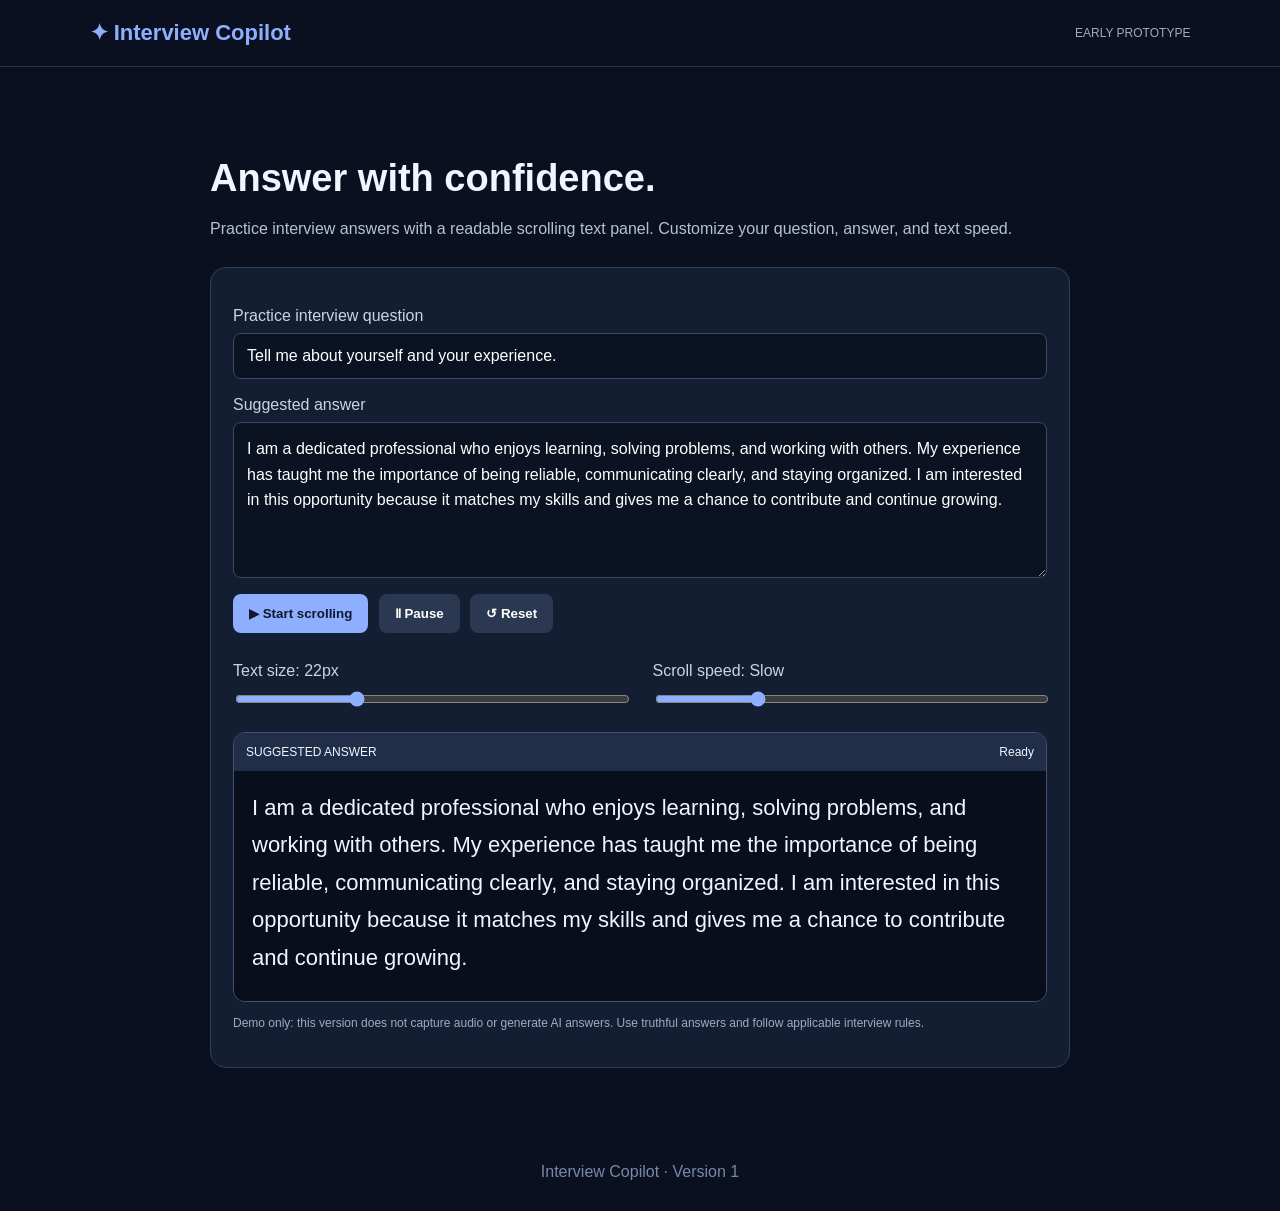
<file: index.html>
<!DOCTYPE html>
<html lang="en">
<head>
<meta charset="UTF-8">
<meta name="viewport" content="width=device-width, initial-scale=1.0">
<title>Interview Copilot</title>
<style>
*{box-sizing:border-box}
body{
  margin:0;background:#0b1020;color:#f1f5ff;
  font-family:Arial,sans-serif
}
header{
  padding:20px 7%;border-bottom:1px solid #29344a;
  display:flex;justify-content:space-between;align-items:center
}
.logo{font-size:22px;font-weight:bold;color:#8eafff}
.tag{font-size:12px;color:#9eabc4}
main{max-width:900px;margin:45px auto;padding:20px}
h1{font-size:38px;margin-bottom:10px}
p{color:#b5c1d7;line-height:1.6}
.panel{
  margin-top:25px;background:#141e32;
  border:1px solid #303e59;border-radius:16px;padding:22px
}
label{display:block;margin:17px 0 8px;color:#c9d4e8}
input,textarea{
  width:100%;padding:13px;border-radius:8px;
  border:1px solid #394965;background:#0b1222;
  color:white;font:inherit
}
textarea{resize:vertical;line-height:1.6}
button{
  border:0;border-radius:8px;padding:12px 16px;
  margin:12px 6px 12px 0;cursor:pointer;font-weight:bold
}
.primary{background:#8eafff;color:#10182c}
.secondary{background:#2b3852;color:white}
.answer{
  margin-top:20px;border:1px solid #405273;
  border-radius:12px;overflow:hidden
}
.answerhead{
  padding:12px;background:#202e48;
  display:flex;justify-content:space-between;font-size:12px
}
.viewport{
  height:230px;overflow:hidden;padding:18px;
  background:#080e1b
}
#answer{
  white-space:pre-wrap;line-height:1.7;
  font-size:22px;will-change:transform
}
.settings{display:flex;gap:25px;flex-wrap:wrap}
.settings div{flex:1;min-width:180px}
input[type=range]{padding:0;accent-color:#8eafff}
.note{font-size:12px;color:#9eabc4}
footer{text-align:center;padding:30px;color:#7888a5}
@media(max-width:600px){
  h1{font-size:30px}
  main{margin:15px auto;padding:15px}
  header{padding:18px}
}
</style>
</head>
<body>

<header>
  <div class="logo">✦ Interview Copilot</div>
  <div class="tag">EARLY PROTOTYPE</div>
</header>

<main>
  <h1>Answer with confidence.</h1>
  <p>Practice interview answers with a readable scrolling
  text panel. Customize your question, answer, and text speed.</p>

  <div class="panel">
    <label for="question">Practice interview question</label>
    <input id="question"
      value="Tell me about yourself and your experience.">

    <label for="answerInput">Suggested answer</label>
    <textarea id="answerInput" rows="5">I am a dedicated professional who enjoys learning, solving problems, and working with others. My experience has taught me the importance of being reliable, communicating clearly, and staying organized. I am interested in this opportunity because it matches my skills and gives me a chance to contribute and continue growing.</textarea>

    <button class="primary" id="start">▶ Start scrolling</button>
    <button class="secondary" id="pause">Ⅱ Pause</button>
    <button class="secondary" id="reset">↺ Reset</button>

    <div class="settings">
      <div>
        <label for="font">Text size: <span id="fontLabel">22px</span></label>
        <input id="font" type="range" min="16" max="36" value="22">
      </div>
      <div>
        <label for="speed">Scroll speed: <span id="speedLabel">Slow</span></label>
        <input id="speed" type="range" min="1" max="5" value="2">
      </div>
    </div>

    <div class="answer">
      <div class="answerhead">
        <span>SUGGESTED ANSWER</span>
        <span id="status">Ready</span>
      </div>
      <div class="viewport" id="viewport">
        <div id="answer"></div>
      </div>
    </div>

    <p class="note">
      Demo only: this version does not capture audio or generate AI answers.
      Use truthful answers and follow applicable interview rules.
    </p>
  </div>
</main>

<footer>Interview Copilot · Version 1</footer>

<script>
const input = document.getElementById("answerInput");
const output = document.getElementById("answer");
const font = document.getElementById("font");
const speed = document.getElementById("speed");
const status = document.getElementById("status");
const viewport = document.getElementById("viewport");

let position = 0;
let running = false;
let frame = null;
let lastTime = 0;

function updateAnswer() {
  stop();
  position = 0;
  output.textContent = input.value;
  output.style.transform = "translateY(0)";
  status.textContent = "Ready";
}

function stop() {
  running = false;
  if (frame !== null) cancelAnimationFrame(frame);
  frame = null;
  lastTime = 0;
}

function scrollFrame(time) {
  if (!running) return;

  if (!lastTime) lastTime = time;
  const delta = Math.min(time - lastTime, 50);
  lastTime = time;

  const max = Math.max(
    0, output.scrollHeight - viewport.clientHeight + 25
  );

  position += delta * Number(speed.value) * 0.012;
  if (position >= max) {
    position = max;
    output.style.transform = `translateY(-${position}px)`;
    stop();
    status.textContent = "Finished";
    return;
  }

  output.style.transform = `translateY(-${position}px)`;
  frame = requestAnimationFrame(scrollFrame);
}

document.getElementById("start").onclick = () => {
  if (running) return;

  const max = Math.max(
    0, output.scrollHeight - viewport.clientHeight + 25
  );

  if (position >= max) {
    position = 0;
    output.style.transform = "translateY(0)";
  }

  running = true;
  status.textContent = "Scrolling";
  frame = requestAnimationFrame(scrollFrame);
};

document.getElementById("pause").onclick = () => {
  stop();
  status.textContent = "Paused";
};

document.getElementById("reset").onclick = () => {
  stop();
  position = 0;
  output.style.transform = "translateY(0)";
  status.textContent = "Reset";
};

input.addEventListener("input", updateAnswer);

font.addEventListener("input", () => {
  output.style.fontSize = font.value + "px";
  document.getElementById("fontLabel").textContent =
    font.value + "px";
});

speed.addEventListener("input", () => {
  const labels = ["Very slow", "Slow", "Medium", "Fast", "Very fast"];
  document.getElementById("speedLabel").textContent =
    labels[Number(speed.value) - 1];
});

updateAnswer();
</script>
</body>
</html>
</file>
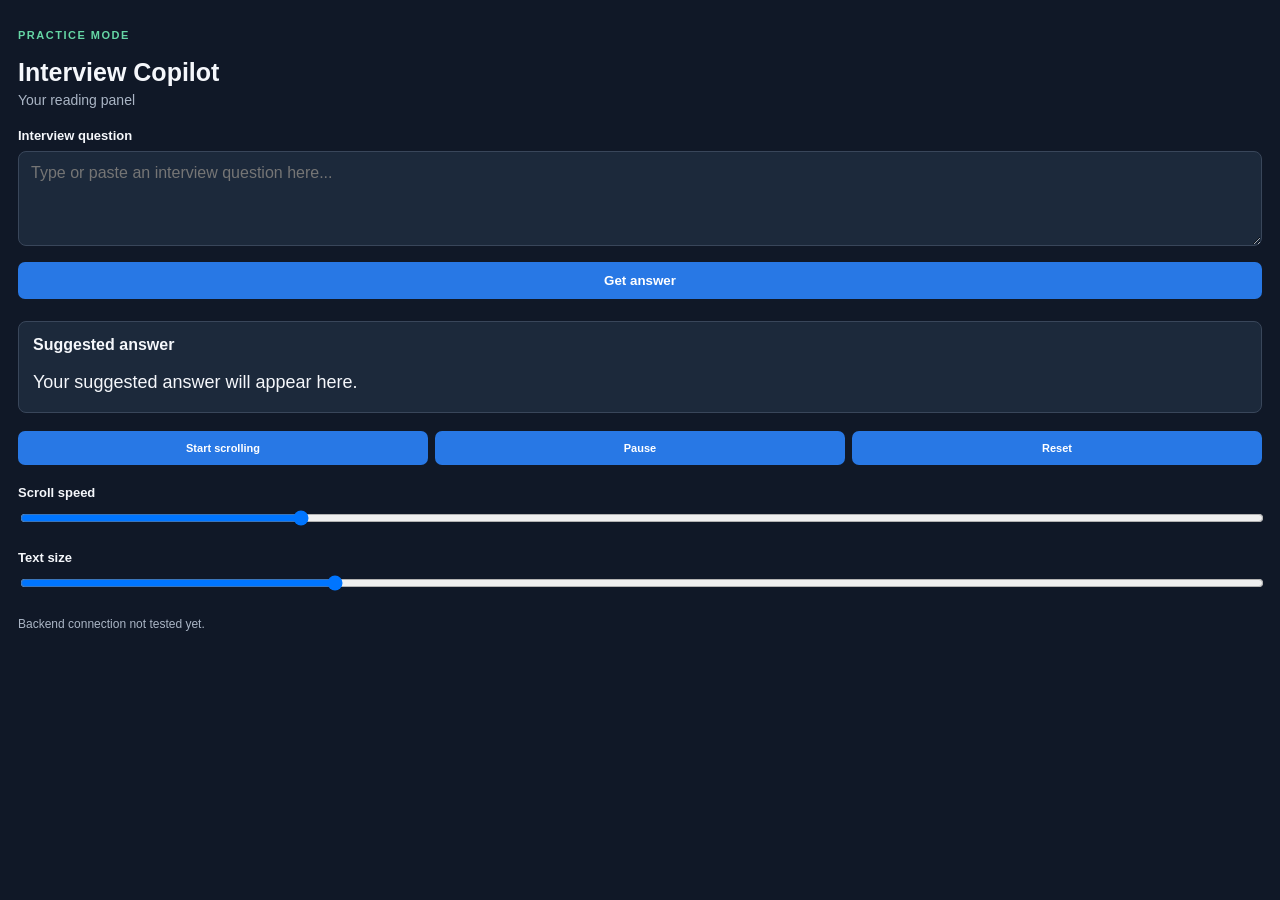
<file: extension/panel.html>
<!DOCTYPE html>
<html lang="en">
<head>
  <meta charset="UTF-8">
  <meta name="viewport" content="width=device-width, initial-scale=1.0">
  <title>Interview Copilot</title>
  <link rel="stylesheet" href="panel.css">
</head>
<body>
  <main class="container">
    <p class="mode">PRACTICE MODE</p>
    <h1>Interview Copilot</h1>
    <p class="subtitle">Your reading panel</p>

    <label for="question">Interview question</label>
    <textarea id="question" placeholder="Type or paste an interview question here..."></textarea>

    <button id="getAnswer">Get answer</button>

    <section class="answer-section">
      <h2>Suggested answer</h2>
      <div id="answer">Your suggested answer will appear here.</div>
    </section>

    <div class="controls">
      <button id="startScroll">Start scrolling</button>
      <button id="pauseScroll">Pause</button>
      <button id="resetScroll">Reset</button>
    </div>

    <label for="speed">Scroll speed</label>
    <input id="speed" type="range" min="1" max="10" value="3">

    <label for="textSize">Text size</label>
    <input id="textSize" type="range" min="14" max="30" value="18">

    <p id="status">Backend connection not tested yet.</p>
  </main>

  <script src="panel.js"></script>
</body>
</html>
</file>
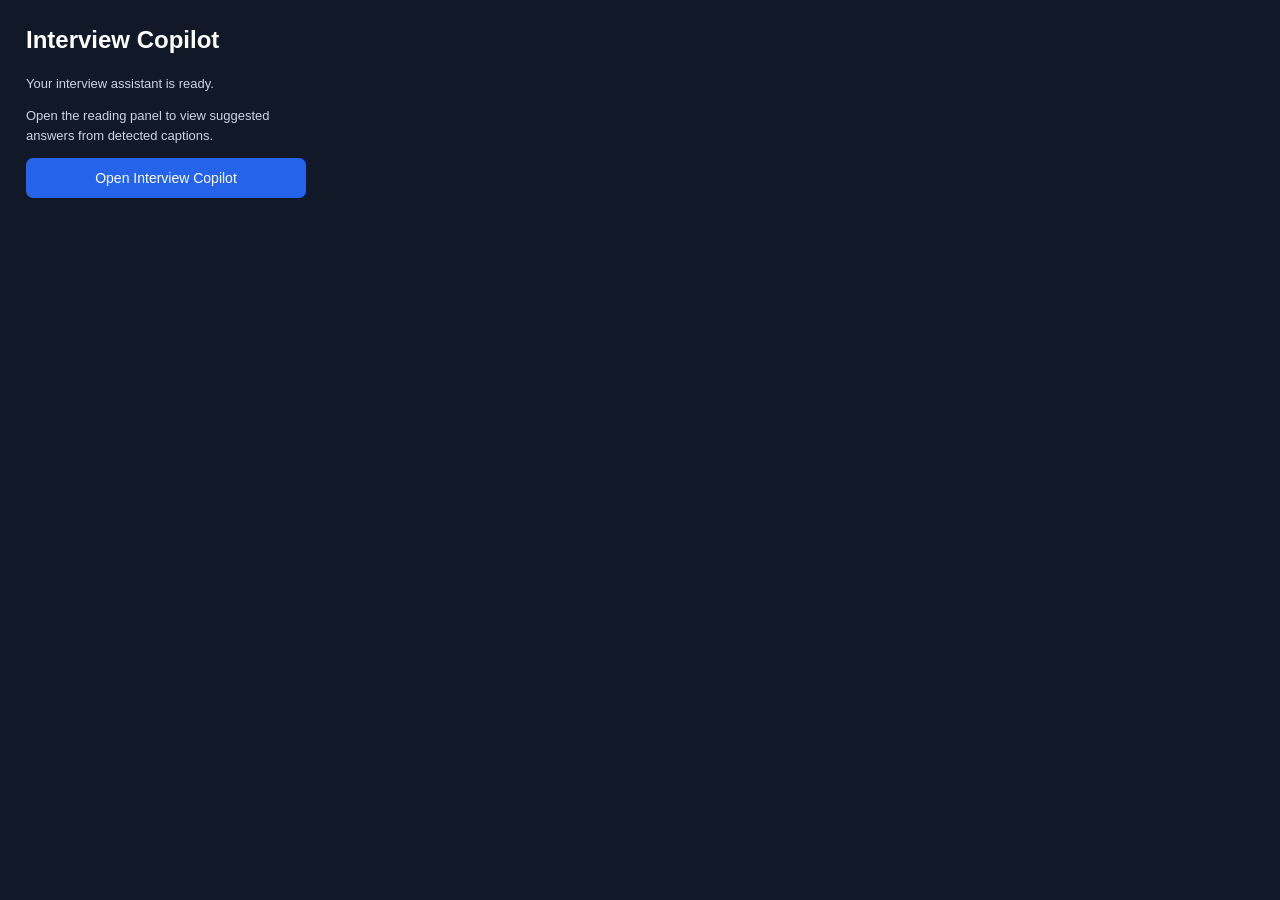
<file: extension/popup.html>
<!DOCTYPE html>
<html lang="en">
<head>
  <meta charset="UTF-8">
  <meta name="viewport" content="width=device-width, initial-scale=1.0">
  <title>Interview Copilot</title>
  <style>
    body {
      width: 280px;
      padding: 18px;
      font-family: Arial, sans-serif;
      background: #111827;
      color: white;
    }

    h2 {
      margin-top: 0;
    }

    p {
      color: #cbd5e1;
      font-size: 13px;
      line-height: 1.5;
    }

    button {
      width: 100%;
      padding: 12px;
      border: 0;
      border-radius: 7px;
      background: #2563eb;
      color: white;
      font-size: 14px;
      cursor: pointer;
    }
  </style>
</head>
<body>
  <h2>Interview Copilot</h2>
  <p>Your interview assistant is ready.</p>
  <p>Open the reading panel to view suggested answers from detected captions.</p>

  <button id="openPanel">Open Interview Copilot</button>

  <script>
    document.getElementById("openPanel").addEventListener("click", async () => {
      try {
        await chrome.sidePanel.open({ windowId: chrome.windows.WINDOW_ID_CURRENT });
        window.close();
      } catch (error) {
        document.querySelector("p").textContent =
          "Could not open the panel. Try opening it from the Edge side panel icon.";
      }
    });
  </script>
</body>
</html>
</file>
<file: extension/panel.css>
* {
  box-sizing: border-box;
}

body {
  margin: 0;
  padding: 18px;
  background: #101827;
  color: #f5f7fb;
  font-family: Arial, sans-serif;
}

.container {
  width: 100%;
}

.mode {
  color: #65d6a5;
  font-size: 11px;
  font-weight: bold;
  letter-spacing: 1.5px;
}

h1 {
  margin-bottom: 5px;
  font-size: 25px;
}

.subtitle {
  margin-top: 0;
  color: #aab5c5;
  font-size: 14px;
}

label {
  display: block;
  margin: 20px 0 8px;
  font-size: 13px;
  font-weight: bold;
}

textarea {
  width: 100%;
  min-height: 95px;
  padding: 12px;
  border: 1px solid #39465a;
  border-radius: 8px;
  background: #1c293b;
  color: white;
  font: inherit;
  resize: vertical;
}

button {
  padding: 11px 13px;
  border: 0;
  border-radius: 7px;
  background: #2878e5;
  color: white;
  font-weight: bold;
  cursor: pointer;
}

button:disabled {
  opacity: 0.5;
  cursor: not-allowed;
}

#getAnswer {
  width: 100%;
  margin-top: 12px;
}

.answer-section {
  margin-top: 22px;
  padding: 14px;
  border: 1px solid #39465a;
  border-radius: 8px;
  background: #1c293b;
}

h2 {
  margin-top: 0;
  font-size: 16px;
}

#answer {
  font-size: 18px;
  line-height: 1.7;
  white-space: pre-wrap;
}

.controls {
  display: flex;
  gap: 7px;
  margin-top: 18px;
}

.controls button {
  flex: 1;
  font-size: 11px;
}

input[type="range"] {
  width: 100%;
}

#status {
  margin-top: 20px;
  color: #aab5c5;
  font-size: 12px;
  line-height: 1.5;
}
</file>
